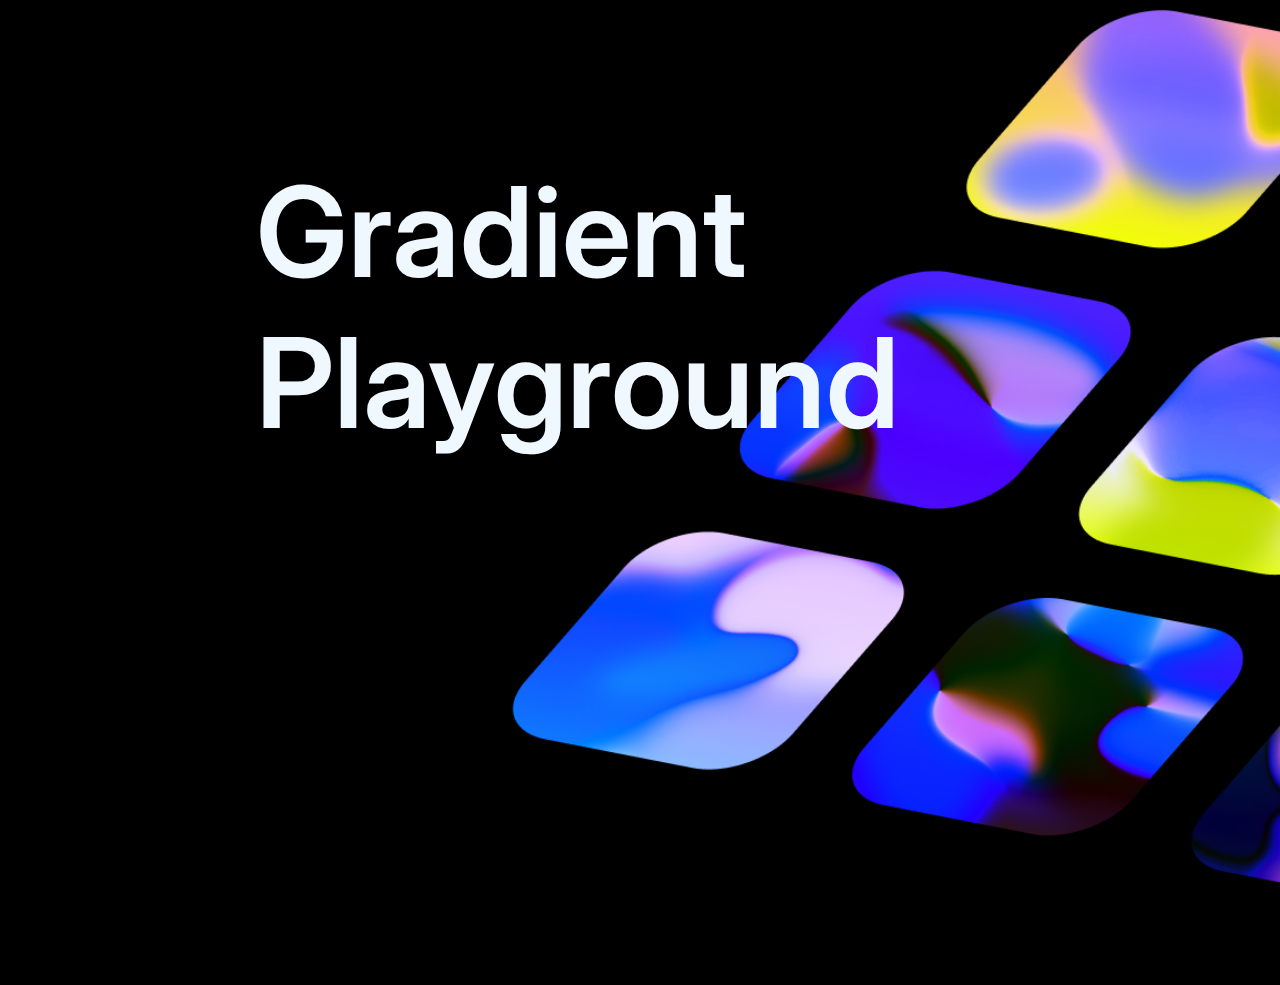
<file: index.html>
<!DOCTYPE html>
<html lang="pt-br">
<head>
    <meta charset="UTF-8">
    <meta http-equiv="X-UA-Compatible" content="IE=edge">
    <meta name="viewport" content="width=device-width, initial-scale=1.0">
    <title>NOVO-PROJETO</title>
    <link rel="stylesheet" href="styles.css">
    <link rel="preconnect" href="https://fonts.googleapis.com">
<link rel="preconnect" href="https://fonts.gstatic.com" crossorigin>
<link href="https://fonts.googleapis.com/css2?family=Inter:wght@500;600&display=swap" rel="stylesheet">
</head>
<body>
    <main>
        <div>
            <h1>Gradient Playground</h1>
        </div>
        <img src="./Container.png">
    </main>
    
</body>
</html>
</file>
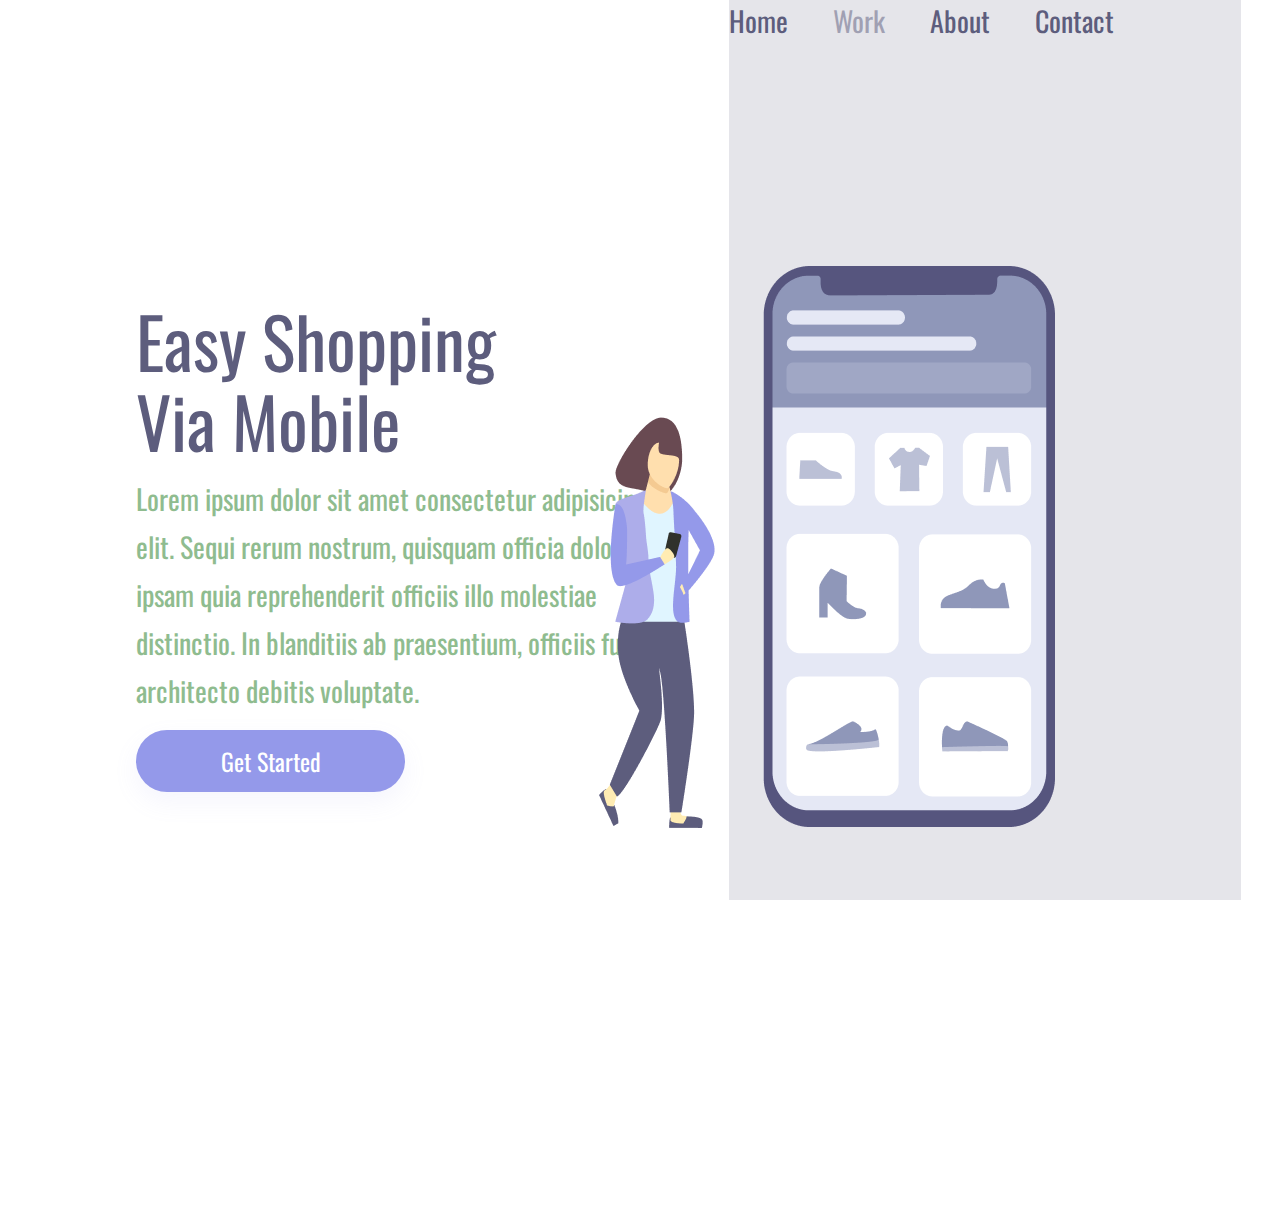
<file: Mobile/index4.html>
<!DOCTYPE html>
<html lang="en">
<head>
    <meta charset="UTF-8">
    <meta http-equiv="X-UA-Compatible" content="IE=edge">
    <meta name="viewport" content="width=device-width, initial-scale=1.0">
    <link rel="stylesheet" href="./Styles4.css">
    <link rel="preconnect" href="https://fonts.googleapis.com">
<link rel="preconnect" href="https://fonts.gstatic.com" crossorigin>
<link href="https://fonts.googleapis.com/css2?family=Oswald:wght@400;500;600&display=swap" rel="stylesheet">
    <title>PROJETO</title>
</head>
<body>
    
      <div class="wrapper"> 
       <section class="container-left">
          <h1>Easy Shopping Via Mobile</h1>
          <p>Lorem ipsum dolor sit amet consectetur adipisicing elit. Sequi rerum nostrum, quisquam officia dolorum ipsam quia reprehenderit officiis illo molestiae distinctio. In blanditiis ab praesentium, officiis fuga architecto debitis voluptate.</p>
          <button>Get Started</button>
       </section>
      
       <section class="container-right">
          <header>
            <a>Home</a>
            <a>Work</a>
            <a>About</a>
            <a>Contact</a>
          </header>
          <img src="./Mobile.png">
       </section>

       </diV>

    
</body>
</html>
</file>
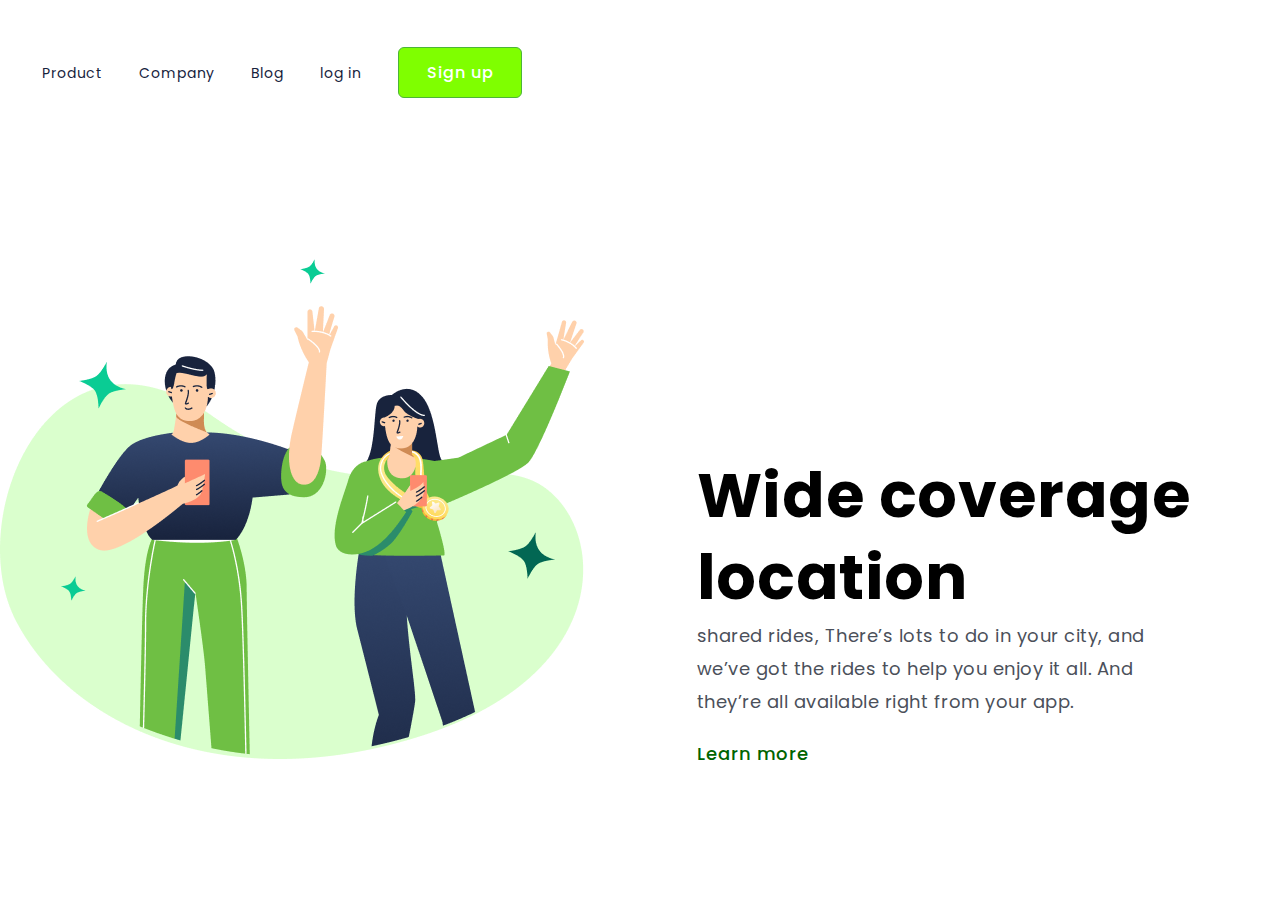
<file: Positive/index3.html>
<!DOCTYPE html>
<html lang="pt-br">
<head>
    <meta charset="UTF-8">
    <meta http-equiv="X-UA-Compatible" content="IE=edge">
    <meta name="viewport" content="width=device-width, initial-scale=1.0">
    <link rel="stylesheet" href="./Styles3.css">
    <link rel="preconnect" href="https://fonts.googleapis.com">
    <link rel="preconnect" href="https://fonts.gstatic.com" crossorigin>
    <link href="https://fonts.googleapis.com/css2?family=Poppins:wght@400;500;700&display=swap" rel="stylesheet">
    <title>Projeto-DEVCLUB</Projeto-DEVCLUB></title>
</head>
<body>
    <header>
        <a class="link-header">Product</a>
        <a class="link-header">Company</a>
        <a class="link-header">Blog</a>
        <a class="link-header">log in</a>
        <button class="button-header">Sign up</button>
    </header>
    <main>
        <img src="./(Positive) Congratulation You get 40 point for your ride.png" >
        <section>
            <h1>Wide coverage location</h1>
            <p>shared rides, There’s lots to do in your city, and we’ve got the rides to help you enjoy it all. And they’re all available right from your app.</p>
            <a class="link-a" >Learn more</a>
        </section>
    </main>

</body>
</html>
</file>
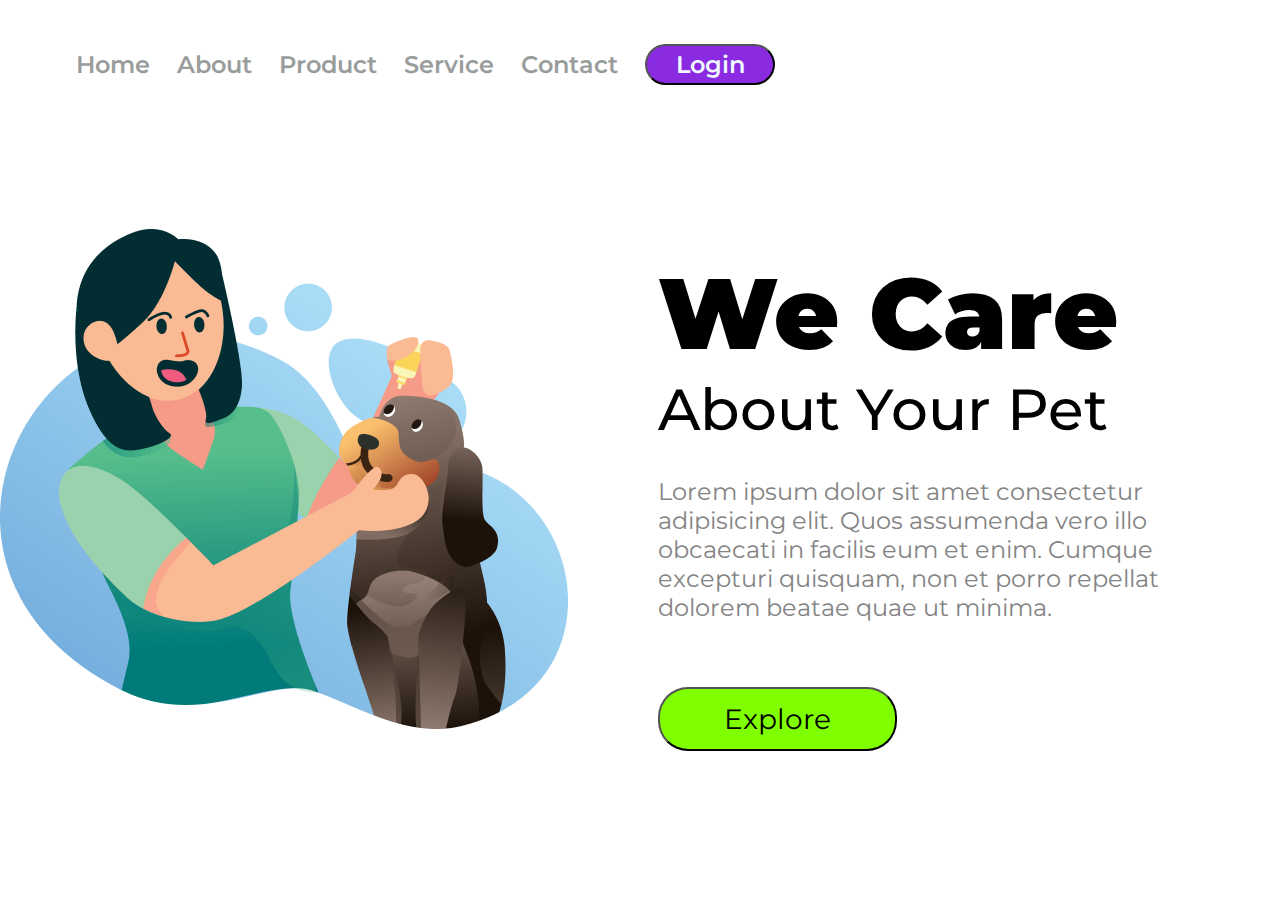
<file: we-care/index2.html>
<!DOCTYPE html>
<html lang="pt-br">
<head>
    <meta charset="UTF-8">
    <meta http-equiv="X-UA-Compatible" content="IE=edge">
    <meta name="viewport" content="width=device-width, initial-scale=1.0">
    <link rel="stylesheet" href="./Styles2.css">
    <link rel="preconnect" href="https://fonts.googleapis.com">
    <link rel="preconnect" href="https://fonts.gstatic.com" crossorigin>
    <link href="https://fonts.googleapis.com/css2?family=Montserrat:wght@400;500;600;700;900&display=swap" rel="stylesheet">
    <title>We Care</title>
</head>
<body>
    <header>
        <a class="link-header">Home</a>
        <a class="link-header">About</a>
        <a class="link-header">Product</a>
        <a class="link-header">Service</a>
        <a class="link-header">Contact</a>
        <button class="button-header">Login</button>
    </header>
    <main>

    <img src="./Illustration 2.png">
<section>   
    <h1>We Care</h1>
    <h2>About Your Pet</h2>
    <p>Lorem ipsum dolor sit amet consectetur adipisicing elit. Quos assumenda vero illo obcaecati in facilis eum et enim. Cumque excepturi quisquam, non et porro repellat dolorem beatae quae ut minima.</p>
    <button class="button-main">Explore</button>
</section>
    </main>
    
</body>
</html>
</file>
<file: styles.css>
* {
    margin: 0;
    padding: 0;
    box-sizing: border-box;
    font-family: 'Inter', sans-serif;
}

main {
    background: black;
    display: flex;

}

h1 {
    position: absolute;
    width: 827px;
    height: 352px;
    top: 156px;
    color: aliceblue;
    font-weight: 600;
    font-size: 125px;
    left: 256px;
}

img {
    display: flex;
    flex-direction: column;
    justify-content: center;
    align-items: center;
    padding: 0px;
    margin-left: 485px;
    height: 985px;

}
</file>
<file: Mobile/Styles4.css>
* {
    margin: 0;
    padding: 0;
    box-sizing: border-box;
    font-family: 'Oswald', sans-serif;
    font-weight: 400;
}
 
.wrapper {
    height: 135vh;
    width: 135vh;
}

h1 {
    width: 368px;
    font-size: 70px;
    line-height: 80px;
    color: #5d5d7d;
}

p {
    width: 540px;
    margin: 15px 0;
    font-size: 28px;
    line-height: 48px;
    color: darkseagreen;
    
}

button {
    width: 269px;
    height: 62px;
    background: #9499EA;
    box-shadow: 0px 10px 24px rgba(148, 153, 234, 0.0979959);
    font-size: 24px;
    line-height: 36px;
    text-align: center;
    color: #FFFFFF;
    border: none;
    border-radius: 32px;
    cursor: pointer;
}

button:hover {
    opacity: 0.8;
}

.container-left {
    display: inline-block;
    width: 60%;
    margin-top: 300px;
    padding-left: 136px;
}

.container-right {
    display: inline-block;
    background-color: rgb(93, 93,125,0.16);
    height: 100vh;
    width: 40%;
    position: absolute;

} 

img {
    position: relative;
    top: 25%;
    right: 130px;
}

a {
    font-size: 28px;
    line-height: 41px;
    color: #5D5D7D;
    margin-right: 41px;
    cursor: pointer;
}

a:nth-child(2) {
    opacity: 0.5;
}

a:hover {
    opacity: 0.8;
        
}
    
@media screen and (max-width: 980px) {
    .container-left {
        width: 100%;
        height: 50%;
        padding: 0;
        margin: 0;
    }

    .container-right {
        display: block;
        height: auto;
        width: 100%;
        position: static;
        padding: 40px;
    }
    
    img {
        position: static;
        width: 90%;

    }

    header {
        display: none;
    }

    h1 {
       margin: 58px 50px 0 50px;
       font-size: 36px;
       line-height: 52px;
       width: auto;
       text-align: center;
    }

    p { 
       margin: 15px 40px;
       width: auto;
       text-align: center;
       font-size: 14px;
       line-height: 24px;
    }

    button {
        margin: 0 auto;
        display: block;
    }
}
</file>
<file: Positive/Styles3.css>
* {
    font-family: 'Poppins', sans-serif;
    margin: 0;
    padding: 0;
    box-sizing: border-box;
}

header {
    margin: 47px 0 161px 42px;
}

.link-header {
    font-weight: 400;
    font-size: 14px;
    line-height: 21px;
    letter-spacing: 0.875px;
    height: 21px;
    margin-right: 32px;
    color: #17233d;
}
 
.button-header {
    background: chartreuse;
    border: 1px solid #4cb538;
    border-radius: 6px;
    font-weight: 500;
    font-size: 16px;
    line-height: 21px;
    letter-spacing: 1px;
    color: #ffffff;
    width: 124px;
    height: 51px;
    cursor: context-menu;
}

.logo-image {
    width: 533.83px;
    height: 466.9px;
    left: 182.18px;
    top: 277.2px;
    display: inline-block;
}

section {
    display: inline-block;
    margin-left: 96.83px;
}

h1 {
    font-weight: 700;
    font-size: 62px;
    line-height: 82px;
    letter-spacing: 0.596154px;
    width: 582px;
    color: black;
}

p {
    font-weight: 400;
    font-size: 18px;
    line-height: 33px;
    letter-spacing: 0.5px;
    width: 493px;
    color: #4B505A;
}

.link-a {
    font-weight: 500;
    font-size: 18px;
    line-height: 72px;
    letter-spacing: 1px;
    color: darkgreen;
    cursor: pointer;
}

@media screen and (max-width: 950px){
    .link-header {
        display: none;
    }

    .button-header {
        position: relative;
        left: 480px;
    }

    h1 {
        font-size: 62px;
        text-align: center;
        position: relative;
        bottom: 175px;
        right: 35px;
    }

    p {
        text-align: center;
        position: relative;
        bottom: 168px;
        font-size: 26px;

    }

   .logo-image {
       position: relative;
       top: 650px;
       left: 99px;
   }   

   .link-a {
      position: relative;
      left: 185px;
      bottom: 168px;  
      font-size: 27px;  

   }
}
</file>
<file: we-care/Styles2.css>
* {
    font-family: 'Montserrat', sans-serif;
    margin: 0;
    padding: 0;
    box-sizing: border-box;
}
 
header {
    margin: 44px 0 144px 76px;
}

h1 {
    font-weight: 900;
    font-size: 100px;
    line-height: 122px;
    color: black;
}

h2 {
    font-weight: 500;
    font-size: 58px;
    line-height: 71px;
    color: black;
}

p {
    font-weight: 400;
    font-size: 24px;
    line-height: 29px;
    color: #848484;
    width: 515px;
    margin-bottom: 65px;
    margin-top: 32px;
    


}

section {
    display: inline-block;
    margin-left: 86px;
}

.image-logo {
    width: 568px;
    height: 500px;
    margin-left: 125px;
    display: inline-block;

}

.link-header {
    font-weight: 600;
    font-size: 24px;
    line-height: 29px;
    color: #989D9C;
    cursor: pointer;
    margin-right: 23px;
}

.button-header {
    background: blueviolet;
    border-radius: 23px;
    width: 130px;
    height: 41px;
    font-weight: 600;
    font-size: 24px;
    line-height: 29px;
    color: aliceblue;
    cursor: context-menu;
}

.button-main {
    background: chartreuse;
    border-radius: 30px;
    width: 239px;
    height: 64px;
    cursor: pointer;
    font-size: 28px;
    line-height: 34px;
    color: black;
}

@media screen and (max-width: 900px){
    .link-header {
        display: none;
    }

    .button-header {
        display: none;
    }
     
    p { 
        display: none;
    }

    h1 { 
        font-size: 60px;
        text-align: center;
    }

    h2 {
        text-align: center;
        font-size: 36px;
    }

    .image-logo {
        margin-left: auto;
    }
}
</file>
